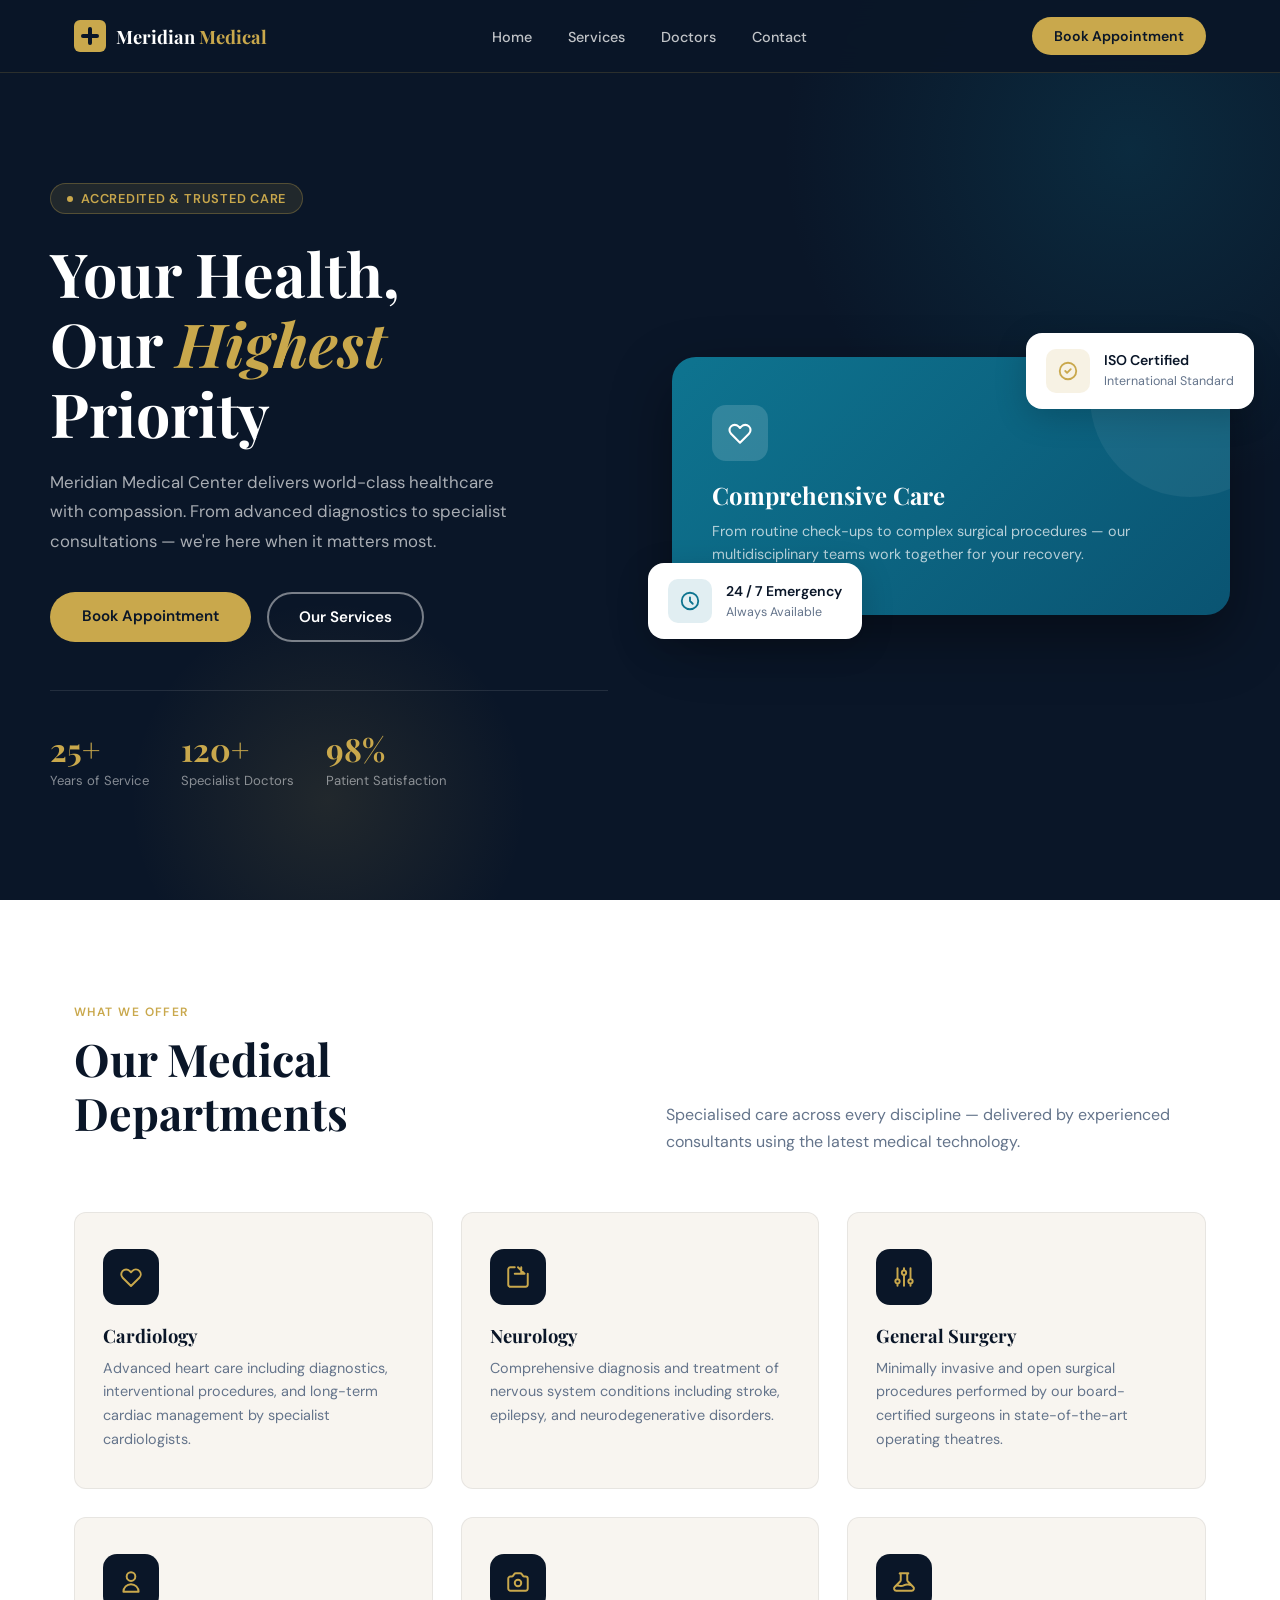
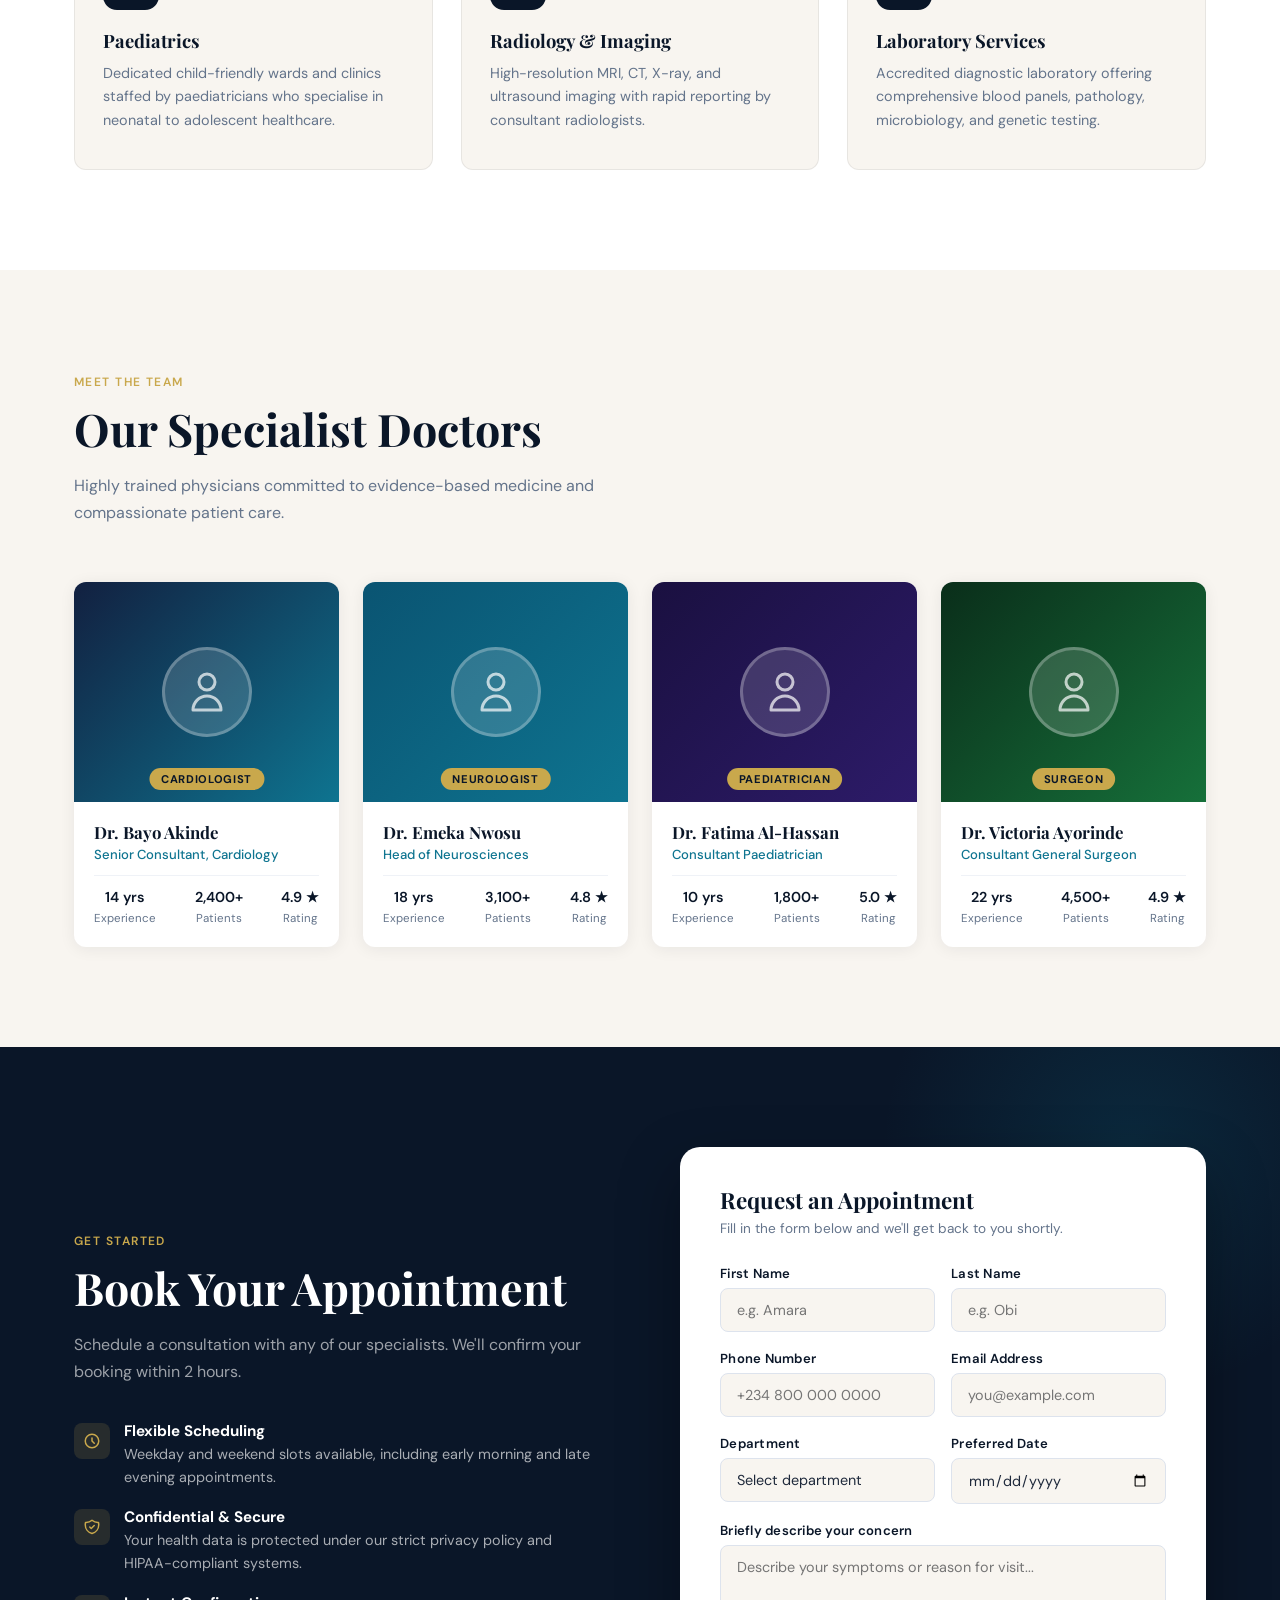
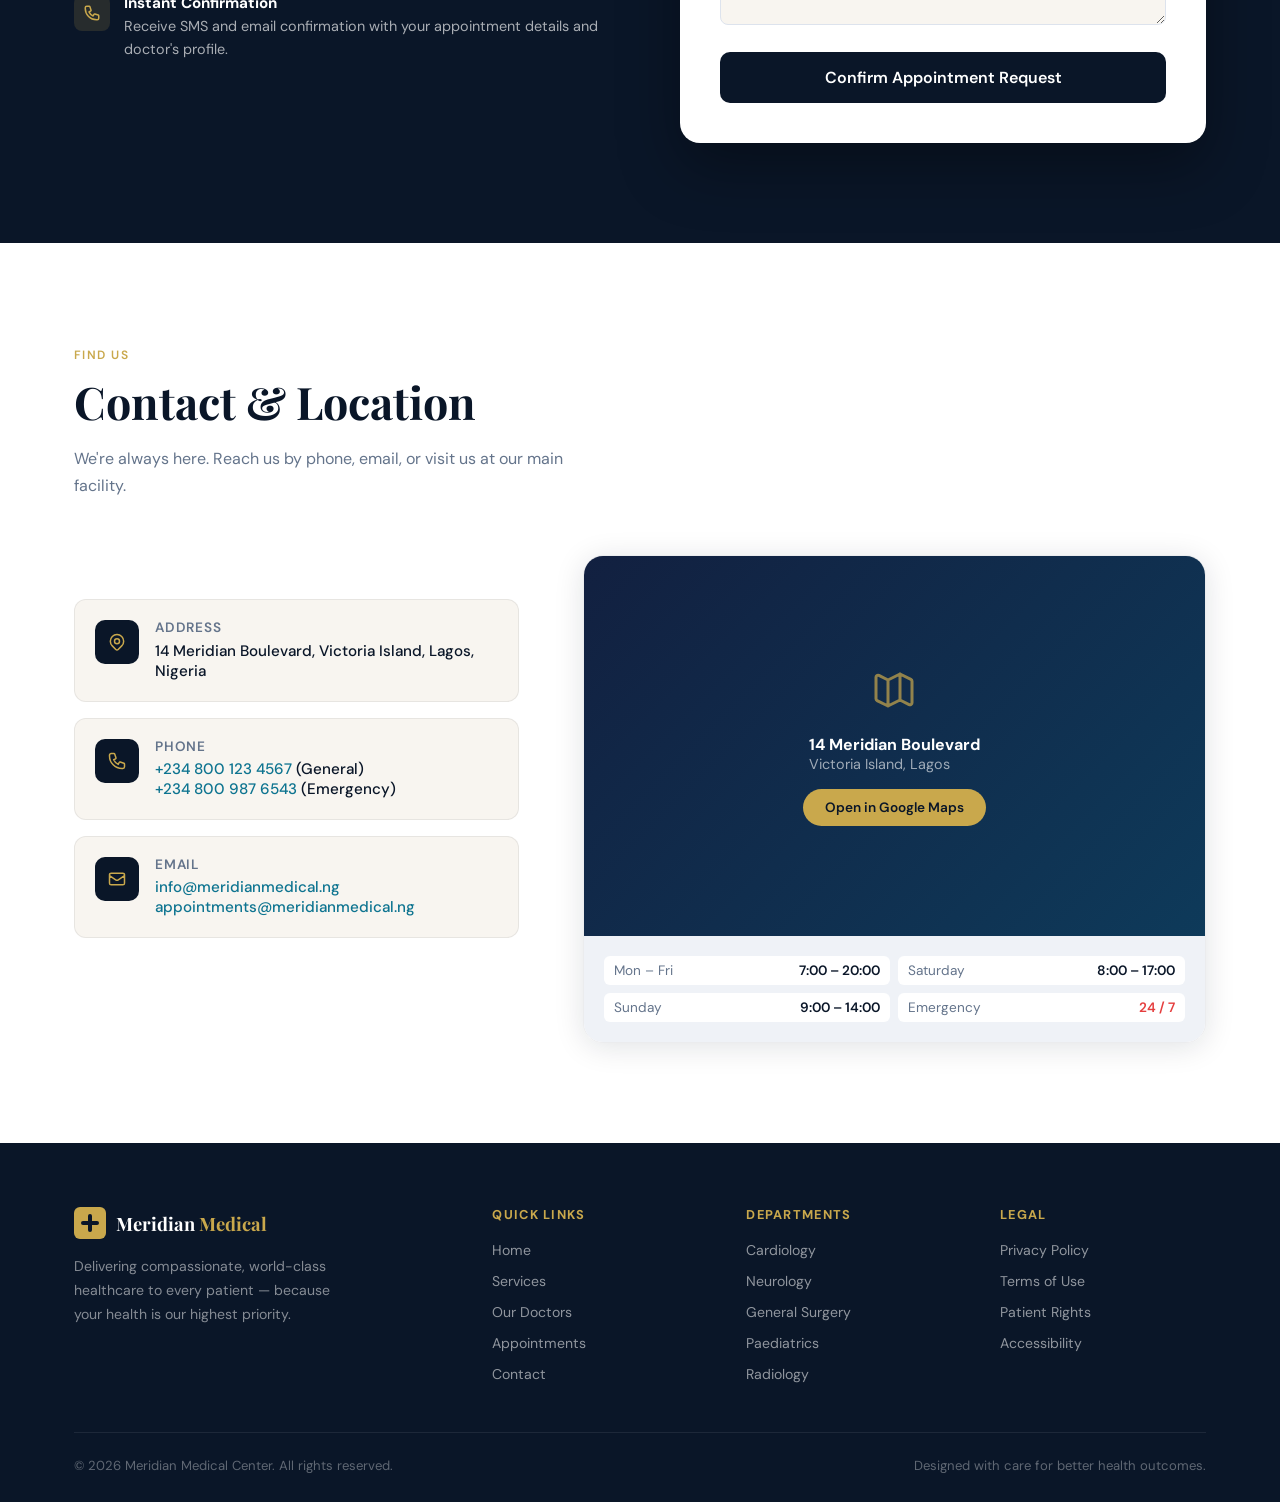
<file: Project 1/Index.html>
<!doctype html>
<html lang="en">
  <head>
    <meta charset="UTF-8" />
    <meta name="viewport" content="width=device-width, initial-scale=1.0" />
    <title>Meridian Medical Center</title>
    <link rel="preconnect" href="https://fonts.googleapis.com" />
    <link rel="preconnect" href="https://fonts.gstatic.com" crossorigin />
    <link
      href="https://fonts.googleapis.com/css2?family=Playfair+Display:wght@400;600;700&family=DM+Sans:wght@300;400;500;600&display=swap"
      rel="stylesheet"
    />
    <style>
      /* ─── RESET & BASE ─── */
      *,
      *::before,
      *::after {
        box-sizing: border-box;
        margin: 0;
        padding: 0;
      }

      :root {
        --navy: #0a1628;
        --navy2: #122040;
        --teal: #0e7490;
        --teal-lt: #17a3c4;
        --gold: #c9a84c;
        --gold-lt: #e4c36a;
        --cream: #f8f5f0;
        --gray: #eff2f7;
        --text: #1e293b;
        --muted: #64748b;
        --white: #ffffff;
        --radius: 12px;
        --shadow: 0 4px 30px rgba(10, 22, 40, 0.12);
      }

      html {
        scroll-behavior: smooth;
      }

      body {
        font-family: "DM Sans", sans-serif;
        background: var(--cream);
        color: var(--text);
        overflow-x: hidden;
      }

      h1,
      h2,
      h3,
      h4 {
        font-family: "Playfair Display", serif;
        line-height: 1.2;
      }

      img {
        display: block;
        max-width: 100%;
      }
      a {
        text-decoration: none;
        color: inherit;
      }

      /* ─── UTILITIES ─── */
      .container {
        max-width: 1180px;
        margin: 0 auto;
        padding: 0 24px;
      }

      .section-tag {
        display: inline-block;
        font-size: 0.75rem;
        font-weight: 600;
        letter-spacing: 0.12em;
        text-transform: uppercase;
        color: var(--gold);
        margin-bottom: 12px;
      }

      .section-title {
        font-size: clamp(1.8rem, 4vw, 2.8rem);
        color: var(--navy);
        margin-bottom: 16px;
      }

      .section-sub {
        font-size: 1rem;
        color: var(--muted);
        max-width: 540px;
        line-height: 1.7;
      }

      .btn-primary {
        display: inline-block;
        background: var(--gold);
        color: var(--navy);
        font-family: "DM Sans", sans-serif;
        font-weight: 600;
        font-size: 0.95rem;
        padding: 14px 32px;
        border-radius: 50px;
        border: none;
        cursor: pointer;
        transition:
          background 0.25s,
          transform 0.2s,
          box-shadow 0.25s;
      }
      .btn-primary:hover {
        background: var(--gold-lt);
        transform: translateY(-2px);
        box-shadow: 0 8px 24px rgba(201, 168, 76, 0.35);
      }

      .btn-outline {
        display: inline-block;
        background: transparent;
        color: var(--white);
        font-family: "DM Sans", sans-serif;
        font-weight: 600;
        font-size: 0.95rem;
        padding: 13px 30px;
        border-radius: 50px;
        border: 2px solid rgba(255, 255, 255, 0.45);
        cursor: pointer;
        transition:
          border-color 0.25s,
          background 0.25s;
      }
      .btn-outline:hover {
        border-color: var(--white);
        background: rgba(255, 255, 255, 0.1);
      }

      /* fade-in on scroll */
      .reveal {
        opacity: 0;
        transform: translateY(30px);
        transition:
          opacity 0.6s ease,
          transform 0.6s ease;
      }
      .reveal.visible {
        opacity: 1;
        transform: none;
      }

      /* ─── NAVBAR ─── */
      nav {
        position: fixed;
        top: 0;
        left: 0;
        right: 0;
        z-index: 999;
        background: rgba(10, 22, 40, 0.92);
        backdrop-filter: blur(14px);
        -webkit-backdrop-filter: blur(14px);
        border-bottom: 1px solid rgba(201, 168, 76, 0.18);
        transition: box-shadow 0.3s;
      }

      .nav-inner {
        display: flex;
        align-items: center;
        justify-content: space-between;
        height: 72px;
      }

      .nav-logo {
        display: flex;
        align-items: center;
        gap: 10px;
      }

      .nav-logo .cross {
        width: 32px;
        height: 32px;
        background: var(--gold);
        border-radius: 6px;
        position: relative;
        flex-shrink: 0;
      }
      .nav-logo .cross::before,
      .nav-logo .cross::after {
        content: "";
        position: absolute;
        background: var(--navy);
        border-radius: 2px;
      }
      .nav-logo .cross::before {
        width: 4px;
        height: 18px;
        top: 7px;
        left: 14px;
      }
      .nav-logo .cross::after {
        width: 18px;
        height: 4px;
        top: 14px;
        left: 7px;
      }

      .nav-logo span {
        font-family: "Playfair Display", serif;
        font-size: 1.15rem;
        font-weight: 700;
        color: var(--white);
      }
      .nav-logo span em {
        font-style: normal;
        color: var(--gold);
      }

      .nav-links {
        display: flex;
        list-style: none;
        gap: 36px;
      }
      .nav-links a {
        font-size: 0.9rem;
        font-weight: 500;
        color: rgba(255, 255, 255, 0.75);
        transition: color 0.2s;
        position: relative;
      }
      .nav-links a::after {
        content: "";
        position: absolute;
        bottom: -4px;
        left: 0;
        right: 0;
        height: 2px;
        background: var(--gold);
        transform: scaleX(0);
        transition: transform 0.25s;
      }
      .nav-links a:hover {
        color: var(--white);
      }
      .nav-links a:hover::after {
        transform: scaleX(1);
      }

      .nav-cta {
        background: var(--gold);
        color: var(--navy);
        font-weight: 600;
        font-size: 0.88rem;
        padding: 10px 22px;
        border-radius: 50px;
        transition: background 0.25s;
      }
      .nav-cta:hover {
        background: var(--gold-lt);
      }

      /* hamburger */
      .nav-toggle {
        display: none;
        flex-direction: column;
        gap: 5px;
        cursor: pointer;
        background: none;
        border: none;
        padding: 4px;
      }
      .nav-toggle span {
        display: block;
        width: 24px;
        height: 2px;
        background: var(--white);
        border-radius: 2px;
        transition:
          transform 0.3s,
          opacity 0.3s;
      }

      /* mobile menu */
      .nav-mobile {
        display: none;
        flex-direction: column;
        background: var(--navy2);
        padding: 20px 24px 28px;
        gap: 16px;
        border-top: 1px solid rgba(255, 255, 255, 0.08);
      }
      .nav-mobile a {
        color: rgba(255, 255, 255, 0.8);
        font-weight: 500;
        font-size: 1rem;
        padding: 8px 0;
        border-bottom: 1px solid rgba(255, 255, 255, 0.07);
      }
      .nav-mobile.open {
        display: flex;
      }

      /* ─── HERO ─── */
      #home {
        min-height: 100vh;
        background: var(--navy);
        position: relative;
        display: flex;
        align-items: center;
        overflow: hidden;
        padding-top: 72px;
      }

      /* decorative circles */
      #home::before {
        content: "";
        position: absolute;
        width: 700px;
        height: 700px;
        border-radius: 50%;
        background: radial-gradient(
          circle,
          rgba(14, 116, 144, 0.22) 0%,
          transparent 70%
        );
        top: -200px;
        right: -200px;
        pointer-events: none;
      }
      #home::after {
        content: "";
        position: absolute;
        width: 400px;
        height: 400px;
        border-radius: 50%;
        background: radial-gradient(
          circle,
          rgba(201, 168, 76, 0.12) 0%,
          transparent 70%
        );
        bottom: -100px;
        left: 10%;
        pointer-events: none;
      }

      .hero-inner {
        display: grid;
        grid-template-columns: 1fr 1fr;
        align-items: center;
        gap: 64px;
        padding: 80px 0;
        position: relative;
        z-index: 1;
      }

      .hero-badge {
        display: inline-flex;
        align-items: center;
        gap: 8px;
        background: rgba(201, 168, 76, 0.12);
        border: 1px solid rgba(201, 168, 76, 0.3);
        border-radius: 50px;
        padding: 6px 16px;
        font-size: 0.8rem;
        font-weight: 600;
        color: var(--gold);
        letter-spacing: 0.06em;
        text-transform: uppercase;
        margin-bottom: 24px;
      }
      .hero-badge .dot {
        width: 6px;
        height: 6px;
        border-radius: 50%;
        background: var(--gold);
        animation: pulse 1.8s infinite;
      }
      @keyframes pulse {
        0%,
        100% {
          opacity: 1;
          transform: scale(1);
        }
        50% {
          opacity: 0.5;
          transform: scale(1.5);
        }
      }

      .hero-title {
        font-size: clamp(2.4rem, 5vw, 3.8rem);
        color: var(--white);
        line-height: 1.15;
        margin-bottom: 20px;
      }
      .hero-title em {
        font-style: italic;
        color: var(--gold);
      }

      .hero-desc {
        font-size: 1.05rem;
        color: rgba(255, 255, 255, 0.65);
        line-height: 1.75;
        margin-bottom: 36px;
        max-width: 480px;
      }

      .hero-actions {
        display: flex;
        gap: 16px;
        flex-wrap: wrap;
      }

      .hero-stats {
        display: flex;
        gap: 32px;
        margin-top: 48px;
        padding-top: 36px;
        border-top: 1px solid rgba(255, 255, 255, 0.1);
      }
      .stat-num {
        font-family: "Playfair Display", serif;
        font-size: 2rem;
        font-weight: 700;
        color: var(--gold);
      }
      .stat-label {
        font-size: 0.82rem;
        color: rgba(255, 255, 255, 0.5);
        margin-top: 2px;
      }

      /* hero visual */
      .hero-visual {
        position: relative;
      }

      .hero-card-main {
        background: linear-gradient(135deg, var(--teal) 0%, #0a5472 100%);
        border-radius: 24px;
        padding: 48px 40px;
        position: relative;
        overflow: hidden;
        box-shadow: 0 24px 60px rgba(0, 0, 0, 0.4);
      }
      .hero-card-main::before {
        content: "";
        position: absolute;
        width: 200px;
        height: 200px;
        border-radius: 50%;
        background: rgba(255, 255, 255, 0.06);
        top: -60px;
        right: -60px;
      }

      .hero-card-icon {
        width: 56px;
        height: 56px;
        background: rgba(255, 255, 255, 0.15);
        border-radius: 14px;
        display: flex;
        align-items: center;
        justify-content: center;
        margin-bottom: 20px;
      }
      .hero-card-icon svg {
        width: 28px;
        height: 28px;
        color: var(--white);
      }

      .hero-card-main h3 {
        font-family: "Playfair Display", serif;
        font-size: 1.5rem;
        color: var(--white);
        margin-bottom: 10px;
      }
      .hero-card-main p {
        font-size: 0.9rem;
        color: rgba(255, 255, 255, 0.7);
        line-height: 1.65;
      }

      .hero-card-float {
        background: var(--white);
        border-radius: 16px;
        padding: 16px 20px;
        position: absolute;
        display: flex;
        align-items: center;
        gap: 14px;
        box-shadow: 0 8px 32px rgba(0, 0, 0, 0.18);
      }
      .float-top {
        top: -24px;
        right: -24px;
      }
      .float-bottom {
        bottom: -24px;
        left: -24px;
      }
      .float-icon {
        width: 44px;
        height: 44px;
        border-radius: 10px;
        display: flex;
        align-items: center;
        justify-content: center;
        flex-shrink: 0;
      }
      .float-icon.gold {
        background: rgba(201, 168, 76, 0.15);
      }
      .float-icon.teal {
        background: rgba(14, 116, 144, 0.12);
      }
      .float-icon svg {
        width: 22px;
        height: 22px;
      }
      .float-icon.gold svg {
        color: var(--gold);
      }
      .float-icon.teal svg {
        color: var(--teal);
      }
      .float-text strong {
        display: block;
        font-size: 0.88rem;
        font-weight: 600;
        color: var(--navy);
      }
      .float-text span {
        font-size: 0.78rem;
        color: var(--muted);
      }

      /* ─── SERVICES ─── */
      #services {
        padding: 100px 0;
        background: var(--white);
      }

      .services-header {
        display: flex;
        justify-content: space-between;
        align-items: flex-end;
        margin-bottom: 56px;
        gap: 24px;
        flex-wrap: wrap;
      }

      .services-grid {
        display: grid;
        grid-template-columns: repeat(3, 1fr);
        gap: 28px;
      }

      .service-card {
        background: var(--cream);
        border-radius: var(--radius);
        padding: 36px 28px;
        border: 1px solid rgba(10, 22, 40, 0.07);
        transition:
          transform 0.3s,
          box-shadow 0.3s,
          border-color 0.3s;
        position: relative;
        overflow: hidden;
      }
      .service-card::before {
        content: "";
        position: absolute;
        bottom: 0;
        left: 0;
        height: 3px;
        width: 0;
        background: var(--gold);
        transition: width 0.4s ease;
      }
      .service-card:hover {
        transform: translateY(-6px);
        box-shadow: var(--shadow);
        border-color: rgba(201, 168, 76, 0.25);
      }
      .service-card:hover::before {
        width: 100%;
      }

      .service-icon {
        width: 56px;
        height: 56px;
        border-radius: 14px;
        background: var(--navy);
        display: flex;
        align-items: center;
        justify-content: center;
        margin-bottom: 20px;
      }
      .service-icon svg {
        width: 26px;
        height: 26px;
        color: var(--gold);
      }

      .service-card h3 {
        font-family: "Playfair Display", serif;
        font-size: 1.15rem;
        color: var(--navy);
        margin-bottom: 10px;
      }
      .service-card p {
        font-size: 0.9rem;
        color: var(--muted);
        line-height: 1.65;
      }

      /* ─── DOCTORS ─── */
      #doctors {
        padding: 100px 0;
        background: var(--cream);
      }

      .doctors-header {
        margin-bottom: 56px;
      }

      .doctors-grid {
        display: grid;
        grid-template-columns: repeat(4, 1fr);
        gap: 24px;
      }

      .doctor-card {
        background: var(--white);
        border-radius: var(--radius);
        overflow: hidden;
        box-shadow: 0 2px 16px rgba(10, 22, 40, 0.07);
        transition:
          transform 0.3s,
          box-shadow 0.3s;
      }
      .doctor-card:hover {
        transform: translateY(-6px);
        box-shadow: var(--shadow);
      }

      .doctor-img {
        width: 100%;
        height: 220px;
        background: linear-gradient(135deg, var(--navy2) 0%, var(--teal) 100%);
        display: flex;
        align-items: center;
        justify-content: center;
        position: relative;
        overflow: hidden;
      }
      .doctor-img .avatar-circle {
        width: 90px;
        height: 90px;
        border-radius: 50%;
        background: rgba(255, 255, 255, 0.15);
        border: 3px solid rgba(255, 255, 255, 0.25);
        display: flex;
        align-items: center;
        justify-content: center;
      }
      .doctor-img .avatar-circle svg {
        width: 48px;
        height: 48px;
        color: rgba(255, 255, 255, 0.7);
      }
      .doctor-img .specialty-badge {
        position: absolute;
        bottom: 12px;
        left: 50%;
        transform: translateX(-50%);
        background: var(--gold);
        color: var(--navy);
        font-size: 0.7rem;
        font-weight: 700;
        letter-spacing: 0.06em;
        text-transform: uppercase;
        padding: 4px 12px;
        border-radius: 50px;
        white-space: nowrap;
      }

      .doctor-info {
        padding: 20px;
      }
      .doctor-info h3 {
        font-family: "Playfair Display", serif;
        font-size: 1.05rem;
        color: var(--navy);
        margin-bottom: 4px;
      }
      .doctor-info .role {
        font-size: 0.82rem;
        color: var(--teal);
        font-weight: 500;
        margin-bottom: 12px;
      }
      .doctor-info .meta {
        display: flex;
        justify-content: space-between;
        padding-top: 12px;
        border-top: 1px solid var(--gray);
      }
      .meta-item {
        text-align: center;
      }
      .meta-item strong {
        display: block;
        font-size: 0.9rem;
        font-weight: 600;
        color: var(--navy);
      }
      .meta-item span {
        font-size: 0.72rem;
        color: var(--muted);
      }

      /* ─── APPOINTMENT ─── */
      #appointment {
        padding: 100px 0;
        background: var(--navy);
        position: relative;
        overflow: hidden;
      }
      #appointment::before {
        content: "";
        position: absolute;
        width: 500px;
        height: 500px;
        border-radius: 50%;
        background: radial-gradient(
          circle,
          rgba(14, 116, 144, 0.2) 0%,
          transparent 70%
        );
        top: -150px;
        right: -100px;
        pointer-events: none;
      }

      .appt-inner {
        display: grid;
        grid-template-columns: 1fr 1fr;
        gap: 80px;
        align-items: center;
        position: relative;
        z-index: 1;
      }

      .appt-left .section-title {
        color: var(--white);
      }
      .appt-left .section-sub {
        color: rgba(255, 255, 255, 0.6);
      }

      .appt-features {
        margin-top: 36px;
        display: flex;
        flex-direction: column;
        gap: 18px;
      }
      .appt-feature {
        display: flex;
        align-items: flex-start;
        gap: 14px;
      }
      .appt-feature .feat-icon {
        width: 36px;
        height: 36px;
        border-radius: 8px;
        background: rgba(201, 168, 76, 0.15);
        display: flex;
        align-items: center;
        justify-content: center;
        flex-shrink: 0;
        margin-top: 2px;
      }
      .appt-feature .feat-icon svg {
        width: 18px;
        height: 18px;
        color: var(--gold);
      }
      .appt-feature p {
        font-size: 0.9rem;
        color: rgba(255, 255, 255, 0.65);
        line-height: 1.6;
      }
      .appt-feature strong {
        display: block;
        font-size: 0.95rem;
        color: var(--white);
        margin-bottom: 2px;
      }

      /* form */
      .appt-form {
        background: var(--white);
        border-radius: 20px;
        padding: 40px;
        box-shadow: 0 24px 60px rgba(0, 0, 0, 0.35);
      }
      .appt-form h3 {
        font-family: "Playfair Display", serif;
        font-size: 1.4rem;
        color: var(--navy);
        margin-bottom: 6px;
      }
      .appt-form .form-sub {
        font-size: 0.85rem;
        color: var(--muted);
        margin-bottom: 28px;
      }

      .form-row {
        display: grid;
        grid-template-columns: 1fr 1fr;
        gap: 16px;
      }

      .form-group {
        margin-bottom: 18px;
      }
      .form-group label {
        display: block;
        font-size: 0.82rem;
        font-weight: 600;
        color: var(--navy);
        margin-bottom: 6px;
        letter-spacing: 0.02em;
      }
      .form-group input,
      .form-group select,
      .form-group textarea {
        width: 100%;
        padding: 12px 16px;
        border: 1.5px solid #dde3ed;
        border-radius: 8px;
        font-family: "DM Sans", sans-serif;
        font-size: 0.9rem;
        color: var(--text);
        background: var(--cream);
        outline: none;
        transition:
          border-color 0.2s,
          box-shadow 0.2s;
      }
      .form-group input:focus,
      .form-group select:focus,
      .form-group textarea:focus {
        border-color: var(--teal);
        box-shadow: 0 0 0 3px rgba(14, 116, 144, 0.12);
      }
      .form-group textarea {
        resize: vertical;
        min-height: 80px;
      }
      .form-group select {
        appearance: none;
        cursor: pointer;
      }

      .form-submit {
        width: 100%;
        padding: 15px;
        background: var(--navy);
        color: var(--white);
        font-family: "DM Sans", sans-serif;
        font-weight: 600;
        font-size: 1rem;
        border: none;
        border-radius: 10px;
        cursor: pointer;
        transition:
          background 0.25s,
          transform 0.2s;
        margin-top: 4px;
      }
      .form-submit:hover {
        background: var(--teal);
        transform: translateY(-1px);
      }

      /* ─── CONTACT ─── */
      #contact {
        padding: 100px 0;
        background: var(--white);
      }

      .contact-inner {
        display: grid;
        grid-template-columns: 1fr 1.4fr;
        gap: 64px;
        align-items: start;
      }

      .contact-info {
        padding-top: 8px;
      }

      .contact-cards {
        display: flex;
        flex-direction: column;
        gap: 16px;
        margin-top: 36px;
      }
      .contact-card {
        display: flex;
        align-items: flex-start;
        gap: 16px;
        padding: 20px;
        background: var(--cream);
        border-radius: var(--radius);
        border: 1px solid rgba(10, 22, 40, 0.07);
      }
      .contact-card-icon {
        width: 44px;
        height: 44px;
        border-radius: 10px;
        background: var(--navy);
        display: flex;
        align-items: center;
        justify-content: center;
        flex-shrink: 0;
      }
      .contact-card-icon svg {
        width: 20px;
        height: 20px;
        color: var(--gold);
      }
      .contact-card h4 {
        font-family: "DM Sans", sans-serif;
        font-size: 0.85rem;
        font-weight: 600;
        color: var(--muted);
        text-transform: uppercase;
        letter-spacing: 0.06em;
        margin-bottom: 4px;
      }
      .contact-card p {
        font-size: 0.95rem;
        color: var(--navy);
        font-weight: 500;
      }
      .contact-card a {
        color: var(--teal);
      }

      /* map placeholder */
      .map-box {
        border-radius: 20px;
        overflow: hidden;
        box-shadow: var(--shadow);
        border: 1px solid rgba(10, 22, 40, 0.08);
      }
      .map-placeholder {
        width: 100%;
        height: 380px;
        background: linear-gradient(135deg, #122040 0%, #0e3a5a 100%);
        display: flex;
        flex-direction: column;
        align-items: center;
        justify-content: center;
        gap: 16px;
        color: rgba(255, 255, 255, 0.6);
        font-size: 0.9rem;
      }
      .map-placeholder svg {
        width: 48px;
        height: 48px;
        color: var(--gold);
        opacity: 0.7;
      }
      .map-placeholder strong {
        display: block;
        font-size: 1rem;
        color: var(--white);
        margin-top: 4px;
      }

      .hours-grid {
        display: grid;
        grid-template-columns: 1fr 1fr;
        gap: 8px;
        padding: 20px;
        background: var(--gray);
      }
      .hours-item {
        display: flex;
        justify-content: space-between;
        font-size: 0.85rem;
        padding: 6px 10px;
        background: var(--white);
        border-radius: 6px;
      }
      .hours-item .day {
        color: var(--muted);
      }
      .hours-item .time {
        font-weight: 600;
        color: var(--navy);
      }
      .hours-item.emergency .time {
        color: #e53e3e;
      }

      /* ─── FOOTER ─── */
      footer {
        background: var(--navy);
        padding: 64px 0 28px;
      }

      .footer-top {
        display: grid;
        grid-template-columns: 1.8fr 1fr 1fr 1fr;
        gap: 48px;
        margin-bottom: 48px;
      }

      .footer-brand p {
        font-size: 0.88rem;
        color: rgba(255, 255, 255, 0.5);
        line-height: 1.7;
        margin-top: 16px;
        max-width: 280px;
      }

      .footer-col h4 {
        font-family: "DM Sans", sans-serif;
        font-size: 0.8rem;
        font-weight: 700;
        letter-spacing: 0.1em;
        text-transform: uppercase;
        color: var(--gold);
        margin-bottom: 16px;
      }
      .footer-col ul {
        list-style: none;
        display: flex;
        flex-direction: column;
        gap: 10px;
      }
      .footer-col ul a {
        font-size: 0.88rem;
        color: rgba(255, 255, 255, 0.55);
        transition: color 0.2s;
      }
      .footer-col ul a:hover {
        color: var(--white);
      }

      .footer-bottom {
        padding-top: 24px;
        border-top: 1px solid rgba(255, 255, 255, 0.08);
        display: flex;
        justify-content: space-between;
        align-items: center;
        flex-wrap: wrap;
        gap: 12px;
      }
      .footer-bottom p {
        font-size: 0.82rem;
        color: rgba(255, 255, 255, 0.35);
      }
      /* RESPONSIVE */
      @media (max-width: 1024px) {
        .doctors-grid {
          grid-template-columns: repeat(2, 1fr);
        }
        .footer-top {
          grid-template-columns: 1fr 1fr;
          gap: 36px;
        }
      }

      @media (max-width: 768px) {
        .nav-links,
        .nav-cta {
          display: none;
        }
        .nav-toggle {
          display: flex;
        }

        .hero-inner {
          grid-template-columns: 1fr;
          gap: 48px;
          padding: 60px 0;
        }
        .hero-visual {
          display: none;
        }

        .services-grid {
          grid-template-columns: 1fr;
        }
        .services-header {
          flex-direction: column;
          align-items: flex-start;
        }

        .doctors-grid {
          grid-template-columns: repeat(2, 1fr);
        }

        .appt-inner {
          grid-template-columns: 1fr;
          gap: 40px;
        }
        .form-row {
          grid-template-columns: 1fr;
        }

        .contact-inner {
          grid-template-columns: 1fr;
        }

        .footer-top {
          grid-template-columns: 1fr 1fr;
        }
      }
      @media (max-width: 480px) {
        .doctors-grid {
          grid-template-columns: 1fr;
        }
        .hero-stats {
          gap: 20px;
          flex-wrap: wrap;
        }
        .footer-top {
          grid-template-columns: 1fr;
        }
      }
    </style>
  </head>
  <body>
    <!-- ─── NAVBAR ─── -->
    <nav id="navbar">
      <div class="container nav-inner">
        <div class="nav-logo">
          <div class="cross"></div>
          <span>Meridian <em>Medical</em></span>
        </div>
        <ul class="nav-links">
          <li><a href="#home">Home</a></li>
          <li><a href="#services">Services</a></li>
          <li><a href="#doctors">Doctors</a></li>
          <li><a href="#contact">Contact</a></li>
        </ul>
        <a href="#appointment" class="nav-cta">Book Appointment</a>
        <button class="nav-toggle" id="navToggle" aria-label="Open menu">
          <span></span><span></span><span></span>
        </button>
      </div>
      <div class="nav-mobile" id="navMobile">
        <a href="#home">Home</a>
        <a href="#services">Services</a>
        <a href="#doctors">Doctors</a>
        <a href="#appointment">Book Appointment</a>
        <a href="#contact">Contact</a>
      </div>
    </nav>
    <!-- HERO SECTION -->
    <section id="home">
      <div class="container hero-inner">
        <div class="hero-content">
          <div class="hero-badge">
            <span class="dot"></span>
            Accredited & Trusted Care
          </div>
          <h1 class="hero-title">
            Your Health,<br />
            Our <em>Highest</em><br />
            Priority
          </h1>
          <p class="hero-desc">
            Meridian Medical Center delivers world-class healthcare with
            compassion. From advanced diagnostics to specialist consultations —
            we're here when it matters most.
          </p>
          <div class="hero-actions">
            <a href="#appointment" class="btn-primary">Book Appointment</a>
            <a href="#services" class="btn-outline">Our Services</a>
          </div>
          <div class="hero-stats">
            <div>
              <div class="stat-num">25+</div>
              <div class="stat-label">Years of Service</div>
            </div>
            <div>
              <div class="stat-num">120+</div>
              <div class="stat-label">Specialist Doctors</div>
            </div>
            <div>
              <div class="stat-num">98%</div>
              <div class="stat-label">Patient Satisfaction</div>
            </div>
          </div>
        </div>
        <div class="hero-visual">
          <div class="hero-card-main">
            <div class="hero-card-icon">
              <!-- Heart icon -->
              <svg
                xmlns="http://www.w3.org/2000/svg"
                fill="none"
                viewBox="0 0 24 24"
                stroke="currentColor"
                stroke-width="1.8"
              >
                <path
                  stroke-linecap="round"
                  stroke-linejoin="round"
                  d="M4.318 6.318a4.5 4.5 0 000 6.364L12 20.364l7.682-7.682a4.5 4.5 0 00-6.364-6.364L12 7.636l-1.318-1.318a4.5 4.5 0 00-6.364 0z"
                />
              </svg>
            </div>
            <h3>Comprehensive Care</h3>
            <p>
              From routine check-ups to complex surgical procedures — our
              multidisciplinary teams work together for your recovery.
            </p>
          </div>
          <div class="hero-card-float float-top">
            <div class="float-icon gold">
              <svg
                xmlns="http://www.w3.org/2000/svg"
                fill="none"
                viewBox="0 0 24 24"
                stroke="currentColor"
                stroke-width="2"
              >
                <path
                  stroke-linecap="round"
                  stroke-linejoin="round"
                  d="M9 12l2 2 4-4m6 2a9 9 0 11-18 0 9 9 0 0118 0z"
                />
              </svg>
            </div>
            <div class="float-text">
              <strong>ISO Certified</strong>
              <span>International Standard</span>
            </div>
          </div>
          <div class="hero-card-float float-bottom">
            <div class="float-icon teal">
              <svg
                xmlns="http://www.w3.org/2000/svg"
                fill="none"
                viewBox="0 0 24 24"
                stroke="currentColor"
                stroke-width="2"
              >
                <path
                  stroke-linecap="round"
                  stroke-linejoin="round"
                  d="M12 8v4l3 3m6-3a9 9 0 11-18 0 9 9 0 0118 0z"
                />
              </svg>
            </div>
            <div class="float-text">
              <strong>24 / 7 Emergency</strong>
              <span>Always Available</span>
            </div>
          </div>
        </div>
      </div>
    </section>
    <!-- SERVICES -->
    <section id="services">
      <div class="container">
        <div class="services-header reveal">
          <div>
            <span class="section-tag">What We Offer</span>
            <h2 class="section-title">Our Medical<br />Departments</h2>
          </div>
          <p class="section-sub">
            Specialised care across every discipline — delivered by experienced
            consultants using the latest medical technology.
          </p>
        </div>
        <div class="services-grid">
          <div class="service-card reveal">
            <div class="service-icon">
              <svg
                xmlns="http://www.w3.org/2000/svg"
                fill="none"
                viewBox="0 0 24 24"
                stroke="currentColor"
                stroke-width="1.8"
              >
                <path
                  stroke-linecap="round"
                  stroke-linejoin="round"
                  d="M4.318 6.318a4.5 4.5 0 000 6.364L12 20.364l7.682-7.682a4.5 4.5 0 00-6.364-6.364L12 7.636l-1.318-1.318a4.5 4.5 0 00-6.364 0z"
                />
              </svg>
            </div>
            <h3>Cardiology</h3>
            <p>
              Advanced heart care including diagnostics, interventional
              procedures, and long-term cardiac management by specialist
              cardiologists.
            </p>
          </div>
          <div class="service-card reveal">
            <div class="service-icon">
              <svg
                xmlns="http://www.w3.org/2000/svg"
                fill="none"
                viewBox="0 0 24 24"
                stroke="currentColor"
                stroke-width="1.8"
              >
                <path
                  stroke-linecap="round"
                  stroke-linejoin="round"
                  d="M9 3H5a2 2 0 00-2 2v14a2 2 0 002 2h14a2 2 0 002-2V9m-9-6l6 6m0 0H9m6 0V3"
                />
              </svg>
            </div>
            <h3>Neurology</h3>
            <p>
              Comprehensive diagnosis and treatment of nervous system conditions
              including stroke, epilepsy, and neurodegenerative disorders.
            </p>
          </div>
          <div class="service-card reveal">
            <div class="service-icon">
              <svg
                xmlns="http://www.w3.org/2000/svg"
                fill="none"
                viewBox="0 0 24 24"
                stroke="currentColor"
                stroke-width="1.8"
              >
                <path
                  stroke-linecap="round"
                  stroke-linejoin="round"
                  d="M12 6V4m0 2a2 2 0 100 4m0-4a2 2 0 110 4m-6 8a2 2 0 100-4m0 4a2 2 0 110-4m0 4v2m0-6V4m6 6v10m6-2a2 2 0 100-4m0 4a2 2 0 110-4m0 4v2m0-6V4"
                />
              </svg>
            </div>
            <h3>General Surgery</h3>
            <p>
              Minimally invasive and open surgical procedures performed by our
              board-certified surgeons in state-of-the-art operating theatres.
            </p>
          </div>
          <div class="service-card reveal">
            <div class="service-icon">
              <svg
                xmlns="http://www.w3.org/2000/svg"
                fill="none"
                viewBox="0 0 24 24"
                stroke="currentColor"
                stroke-width="1.8"
              >
                <path
                  stroke-linecap="round"
                  stroke-linejoin="round"
                  d="M16 7a4 4 0 11-8 0 4 4 0 018 0zM12 14a7 7 0 00-7 7h14a7 7 0 00-7-7z"
                />
              </svg>
            </div>
            <h3>Paediatrics</h3>
            <p>
              Dedicated child-friendly wards and clinics staffed by
              paediatricians who specialise in neonatal to adolescent
              healthcare.
            </p>
          </div>
          <div class="service-card reveal">
            <div class="service-icon">
              <svg
                xmlns="http://www.w3.org/2000/svg"
                fill="none"
                viewBox="0 0 24 24"
                stroke="currentColor"
                stroke-width="1.8"
              >
                <path
                  stroke-linecap="round"
                  stroke-linejoin="round"
                  d="M3 9a2 2 0 012-2h.93a2 2 0 001.664-.89l.812-1.22A2 2 0 0110.07 4h3.86a2 2 0 011.664.89l.812 1.22A2 2 0 0018.07 7H19a2 2 0 012 2v9a2 2 0 01-2 2H5a2 2 0 01-2-2V9z"
                />
                <path
                  stroke-linecap="round"
                  stroke-linejoin="round"
                  d="M15 13a3 3 0 11-6 0 3 3 0 016 0z"
                />
              </svg>
            </div>
            <h3>Radiology & Imaging</h3>
            <p>
              High-resolution MRI, CT, X-ray, and ultrasound imaging with rapid
              reporting by consultant radiologists.
            </p>
          </div>
          <div class="service-card reveal">
            <div class="service-icon">
              <svg
                xmlns="http://www.w3.org/2000/svg"
                fill="none"
                viewBox="0 0 24 24"
                stroke="currentColor"
                stroke-width="1.8"
              >
                <path
                  stroke-linecap="round"
                  stroke-linejoin="round"
                  d="M19.428 15.428a2 2 0 00-1.022-.547l-2.387-.477a6 6 0 00-3.86.517l-.318.158a6 6 0 01-3.86.517L6.05 15.21a2 2 0 00-1.806.547M8 4h8l-1 1v5.172a2 2 0 00.586 1.414l5 5c1.26 1.26.367 3.414-1.415 3.414H4.828c-1.782 0-2.674-2.154-1.414-3.414l5-5A2 2 0 009 10.172V5L8 4z"
                />
              </svg>
            </div>
            <h3>Laboratory Services</h3>
            <p>
              Accredited diagnostic laboratory offering comprehensive blood
              panels, pathology, microbiology, and genetic testing.
            </p>
          </div>
        </div>
      </div>
    </section>
    <!-- DOCTORS -->
    <section id="doctors">
      <div class="container">
        <div class="doctors-header reveal">
          <span class="section-tag">Meet The Team</span>
          <h2 class="section-title">Our Specialist Doctors</h2>
          <p class="section-sub">
            Highly trained physicians committed to evidence-based medicine and
            compassionate patient care.
          </p>
        </div>
        <div class="doctors-grid">
          <div class="doctor-card reveal">
            <div class="doctor-img">
              <div class="avatar-circle">
                <svg
                  xmlns="http://www.w3.org/2000/svg"
                  fill="none"
                  viewBox="0 0 24 24"
                  stroke="currentColor"
                  stroke-width="1.5"
                >
                  <path
                    stroke-linecap="round"
                    stroke-linejoin="round"
                    d="M16 7a4 4 0 11-8 0 4 4 0 018 0zM12 14a7 7 0 00-7 7h14a7 7 0 00-7-7z"
                  />
                </svg>
              </div>
              <span class="specialty-badge">Cardiologist</span>
            </div>
            <div class="doctor-info">
              <h3>Dr. Bayo Akinde</h3>
              <p class="role">Senior Consultant, Cardiology</p>
              <div class="meta">
                <div class="meta-item">
                  <strong>14 yrs</strong><span>Experience</span>
                </div>
                <div class="meta-item">
                  <strong>2,400+</strong><span>Patients</span>
                </div>
                <div class="meta-item">
                  <strong>4.9 ★</strong><span>Rating</span>
                </div>
              </div>
            </div>
          </div>
          <div class="doctor-card reveal">
            <div
              class="doctor-img"
              style="
                background: linear-gradient(135deg, #0a5472 0%, #0e7490 100%);
              "
            >
              <div class="avatar-circle">
                <svg
                  xmlns="http://www.w3.org/2000/svg"
                  fill="none"
                  viewBox="0 0 24 24"
                  stroke="currentColor"
                  stroke-width="1.5"
                >
                  <path
                    stroke-linecap="round"
                    stroke-linejoin="round"
                    d="M16 7a4 4 0 11-8 0 4 4 0 018 0zM12 14a7 7 0 00-7 7h14a7 7 0 00-7-7z"
                  />
                </svg>
              </div>
              <span class="specialty-badge">Neurologist</span>
            </div>
            <div class="doctor-info">
              <h3>Dr. Emeka Nwosu</h3>
              <p class="role">Head of Neurosciences</p>
              <div class="meta">
                <div class="meta-item">
                  <strong>18 yrs</strong><span>Experience</span>
                </div>
                <div class="meta-item">
                  <strong>3,100+</strong><span>Patients</span>
                </div>
                <div class="meta-item">
                  <strong>4.8 ★</strong><span>Rating</span>
                </div>
              </div>
            </div>
          </div>
          <div class="doctor-card reveal">
            <div
              class="doctor-img"
              style="
                background: linear-gradient(135deg, #1a1040 0%, #2d1b69 100%);
              "
            >
              <div class="avatar-circle">
                <svg
                  xmlns="http://www.w3.org/2000/svg"
                  fill="none"
                  viewBox="0 0 24 24"
                  stroke="currentColor"
                  stroke-width="1.5"
                >
                  <path
                    stroke-linecap="round"
                    stroke-linejoin="round"
                    d="M16 7a4 4 0 11-8 0 4 4 0 018 0zM12 14a7 7 0 00-7 7h14a7 7 0 00-7-7z"
                  />
                </svg>
              </div>
              <span class="specialty-badge">Paediatrician</span>
            </div>
            <div class="doctor-info">
              <h3>Dr. Fatima Al-Hassan</h3>
              <p class="role">Consultant Paediatrician</p>
              <div class="meta">
                <div class="meta-item">
                  <strong>10 yrs</strong><span>Experience</span>
                </div>
                <div class="meta-item">
                  <strong>1,800+</strong><span>Patients</span>
                </div>
                <div class="meta-item">
                  <strong>5.0 ★</strong><span>Rating</span>
                </div>
              </div>
            </div>
          </div>
          <div class="doctor-card reveal">
            <div
              class="doctor-img"
              style="
                background: linear-gradient(135deg, #0a2e1a 0%, #16703a 100%);
              "
            >
              <div class="avatar-circle">
                <svg
                  xmlns="http://www.w3.org/2000/svg"
                  fill="none"
                  viewBox="0 0 24 24"
                  stroke="currentColor"
                  stroke-width="1.5"
                >
                  <path
                    stroke-linecap="round"
                    stroke-linejoin="round"
                    d="M16 7a4 4 0 11-8 0 4 4 0 018 0zM12 14a7 7 0 00-7 7h14a7 7 0 00-7-7z"
                  />
                </svg>
              </div>
              <span class="specialty-badge">Surgeon</span>
            </div>
            <div class="doctor-info">
              <h3>Dr. Victoria Ayorinde</h3>
              <p class="role">Consultant General Surgeon</p>
              <div class="meta">
                <div class="meta-item">
                  <strong>22 yrs</strong><span>Experience</span>
                </div>
                <div class="meta-item">
                  <strong>4,500+</strong><span>Patients</span>
                </div>
                <div class="meta-item">
                  <strong>4.9 ★</strong><span>Rating</span>
                </div>
              </div>
            </div>
          </div>
        </div>
      </div>
    </section>
    <!-- APPOINTMENT -->
    <section id="appointment">
      <div class="container appt-inner">
        <div class="appt-left reveal">
          <span class="section-tag">Get Started</span>
          <h2 class="section-title">Book Your Appointment</h2>
          <p class="section-sub">
            Schedule a consultation with any of our specialists. We'll confirm
            your booking within 2 hours.
          </p>
          <div class="appt-features">
            <div class="appt-feature">
              <div class="feat-icon">
                <svg
                  xmlns="http://www.w3.org/2000/svg"
                  fill="none"
                  viewBox="0 0 24 24"
                  stroke="currentColor"
                  stroke-width="2"
                >
                  <path
                    stroke-linecap="round"
                    stroke-linejoin="round"
                    d="M12 8v4l3 3m6-3a9 9 0 11-18 0 9 9 0 0118 0z"
                  />
                </svg>
              </div>
              <div>
                <strong>Flexible Scheduling</strong>
                <p>
                  Weekday and weekend slots available, including early morning
                  and late evening appointments.
                </p>
              </div>
            </div>
            <div class="appt-feature">
              <div class="feat-icon">
                <svg
                  xmlns="http://www.w3.org/2000/svg"
                  fill="none"
                  viewBox="0 0 24 24"
                  stroke="currentColor"
                  stroke-width="2"
                >
                  <path
                    stroke-linecap="round"
                    stroke-linejoin="round"
                    d="M9 12l2 2 4-4m5.618-4.016A11.955 11.955 0 0112 2.944a11.955 11.955 0 01-8.618 3.04A12.02 12.02 0 003 9c0 5.591 3.824 10.29 9 11.622 5.176-1.332 9-6.03 9-11.622 0-1.042-.133-2.052-.382-3.016z"
                  />
                </svg>
              </div>
              <div>
                <strong>Confidential & Secure</strong>
                <p>
                  Your health data is protected under our strict privacy policy
                  and HIPAA-compliant systems.
                </p>
              </div>
            </div>
            <div class="appt-feature">
              <div class="feat-icon">
                <svg
                  xmlns="http://www.w3.org/2000/svg"
                  fill="none"
                  viewBox="0 0 24 24"
                  stroke="currentColor"
                  stroke-width="2"
                >
                  <path
                    stroke-linecap="round"
                    stroke-linejoin="round"
                    d="M3 5a2 2 0 012-2h3.28a1 1 0 01.948.684l1.498 4.493a1 1 0 01-.502 1.21l-2.257 1.13a11.042 11.042 0 005.516 5.516l1.13-2.257a1 1 0 011.21-.502l4.493 1.498a1 1 0 01.684.949V19a2 2 0 01-2 2h-1C9.716 21 3 14.284 3 6V5z"
                  />
                </svg>
              </div>
              <div>
                <strong>Instant Confirmation</strong>
                <p>
                  Receive SMS and email confirmation with your appointment
                  details and doctor's profile.
                </p>
              </div>
            </div>
          </div>
        </div>
        <div class="appt-form reveal">
          <h3>Request an Appointment</h3>
          <p class="form-sub">
            Fill in the form below and we'll get back to you shortly.
          </p>
          <div class="form-row">
            <div class="form-group">
              <label for="fname">First Name</label>
              <input type="text" id="fname" placeholder="e.g. Amara" />
            </div>
            <div class="form-group">
              <label for="lname">Last Name</label>
              <input type="text" id="lname" placeholder="e.g. Obi" />
            </div>
          </div>
          <div class="form-row">
            <div class="form-group">
              <label for="phone">Phone Number</label>
              <input type="tel" id="phone" placeholder="+234 800 000 0000" />
            </div>
            <div class="form-group">
              <label for="email">Email Address</label>
              <input type="email" id="email" placeholder="you@example.com" />
            </div>
          </div>
          <div class="form-row">
            <div class="form-group">
              <label for="department">Department</label>
              <select id="department">
                <option value="" disabled selected>Select department</option>
                <option>Cardiology</option>
                <option>Neurology</option>
                <option>General Surgery</option>
                <option>Paediatrics</option>
                <option>Radiology & Imaging</option>
                <option>Laboratory Services</option>
                <option>General Practice</option>
              </select>
            </div>
            <div class="form-group">
              <label for="date">Preferred Date</label>
              <input type="date" id="date" />
            </div>
          </div>
          <div class="form-group">
            <label for="message">Briefly describe your concern</label>
            <textarea
              id="message"
              placeholder="Describe your symptoms or reason for visit..."
            ></textarea>
          </div>
          <button class="form-submit" onclick="handleBooking(event)">
            Confirm Appointment Request
          </button>
        </div>
      </div>
    </section>
    <!-- CONTACT -->
    <section id="contact">
      <div class="container">
        <div class="reveal" style="margin-bottom: 56px">
          <span class="section-tag">Find Us</span>
          <h2 class="section-title">Contact & Location</h2>
          <p class="section-sub">
            We're always here. Reach us by phone, email, or visit us at our main
            facility.
          </p>
        </div>
        <div class="contact-inner">
          <div class="contact-info reveal">
            <div class="contact-cards">
              <div class="contact-card">
                <div class="contact-card-icon">
                  <svg
                    xmlns="http://www.w3.org/2000/svg"
                    fill="none"
                    viewBox="0 0 24 24"
                    stroke="currentColor"
                    stroke-width="1.8"
                  >
                    <path
                      stroke-linecap="round"
                      stroke-linejoin="round"
                      d="M17.657 16.657L13.414 20.9a1.998 1.998 0 01-2.827 0l-4.244-4.243a8 8 0 1111.314 0z"
                    />
                    <path
                      stroke-linecap="round"
                      stroke-linejoin="round"
                      d="M15 11a3 3 0 11-6 0 3 3 0 016 0z"
                    />
                  </svg>
                </div>
                <div>
                  <h4>Address</h4>
                  <p>14 Meridian Boulevard, Victoria Island, Lagos, Nigeria</p>
                </div>
              </div>

              <div class="contact-card">
                <div class="contact-card-icon">
                  <svg
                    xmlns="http://www.w3.org/2000/svg"
                    fill="none"
                    viewBox="0 0 24 24"
                    stroke="currentColor"
                    stroke-width="1.8"
                  >
                    <path
                      stroke-linecap="round"
                      stroke-linejoin="round"
                      d="M3 5a2 2 0 012-2h3.28a1 1 0 01.948.684l1.498 4.493a1 1 0 01-.502 1.21l-2.257 1.13a11.042 11.042 0 005.516 5.516l1.13-2.257a1 1 0 011.21-.502l4.493 1.498a1 1 0 01.684.949V19a2 2 0 01-2 2h-1C9.716 21 3 14.284 3 6V5z"
                    />
                  </svg>
                </div>
                <div>
                  <h4>Phone</h4>
                  <p>
                    <a href="tel:+2348001234567">+234 800 123 4567</a> (General)
                  </p>
                  <p>
                    <a href="tel:+2348009876543">+234 800 987 6543</a>
                    (Emergency)
                  </p>
                </div>
              </div>
              <div class="contact-card">
                <div class="contact-card-icon">
                  <svg
                    xmlns="http://www.w3.org/2000/svg"
                    fill="none"
                    viewBox="0 0 24 24"
                    stroke="currentColor"
                    stroke-width="1.8"
                  >
                    <path
                      stroke-linecap="round"
                      stroke-linejoin="round"
                      d="M3 8l7.89 5.26a2 2 0 002.22 0L21 8M5 19h14a2 2 0 002-2V7a2 2 0 00-2-2H5a2 2 0 00-2 2v10a2 2 0 002 2z"
                    />
                  </svg>
                </div>
                <div>
                  <h4>Email</h4>
                  <p>
                    <a href="mailto:info@meridianmedical.ng"
                      >info@meridianmedical.ng</a
                    >
                  </p>
                  <p>
                    <a href="mailto:appointments@meridianmedical.ng"
                      >appointments@meridianmedical.ng</a
                    >
                  </p>
                </div>
              </div>
            </div>
          </div>
          <div class="map-box reveal">
            <div class="map-placeholder">
              <svg
                xmlns="http://www.w3.org/2000/svg"
                fill="none"
                viewBox="0 0 24 24"
                stroke="currentColor"
                stroke-width="1.5"
              >
                <path
                  stroke-linecap="round"
                  stroke-linejoin="round"
                  d="M9 20l-5.447-2.724A1 1 0 013 16.382V5.618a1 1 0 011.447-.894L9 7m0 13l6-3m-6 3V7m6 10l4.553 2.276A1 1 0 0021 18.382V7.618a1 1 0 00-.553-.894L15 4m0 13V4m0 0L9 7"
                />
              </svg>
              <div>
                <strong>14 Meridian Boulevard</strong>
                Victoria Island, Lagos
              </div>
              <a
                href="https://maps.google.com"
                target="_blank"
                class="btn-primary"
                style="font-size: 0.85rem; padding: 10px 22px"
              >
                Open in Google Maps
              </a>
            </div>
            <div class="hours-grid">
              <div class="hours-item">
                <span class="day">Mon – Fri</span
                ><span class="time">7:00 – 20:00</span>
              </div>
              <div class="hours-item">
                <span class="day">Saturday</span
                ><span class="time">8:00 – 17:00</span>
              </div>
              <div class="hours-item">
                <span class="day">Sunday</span
                ><span class="time">9:00 – 14:00</span>
              </div>
              <div class="hours-item emergency">
                <span class="day">Emergency</span
                ><span class="time">24 / 7</span>
              </div>
            </div>
          </div>
        </div>
      </div>
    </section>
    <!-- FOOTER -->
    <footer>
      <div class="container">
        <div class="footer-top">
          <div class="footer-brand">
            <div class="nav-logo">
              <div class="cross"></div>
              <span>Meridian <em>Medical</em></span>
            </div>
            <p>
              Delivering compassionate, world-class healthcare to every patient
              — because your health is our highest priority.
            </p>
          </div>
          <div class="footer-col">
            <h4>Quick Links</h4>
            <ul>
              <li><a href="#home">Home</a></li>
              <li><a href="#services">Services</a></li>
              <li><a href="#doctors">Our Doctors</a></li>
              <li><a href="#appointment">Appointments</a></li>
              <li><a href="#contact">Contact</a></li>
            </ul>
          </div>
          <div class="footer-col">
            <h4>Departments</h4>
            <ul>
              <li><a href="#services">Cardiology</a></li>
              <li><a href="#services">Neurology</a></li>
              <li><a href="#services">General Surgery</a></li>
              <li><a href="#services">Paediatrics</a></li>
              <li><a href="#services">Radiology</a></li>
            </ul>
          </div>
          <div class="footer-col">
            <h4>Legal</h4>
            <ul>
              <li><a href="#">Privacy Policy</a></li>
              <li><a href="#">Terms of Use</a></li>
              <li><a href="#">Patient Rights</a></li>
              <li><a href="#">Accessibility</a></li>
            </ul>
          </div>
        </div>
        <div class="footer-bottom">
          <p>© 2026 Meridian Medical Center. All rights reserved.</p>
          <p>Designed with care for better health outcomes.</p>
        </div>
      </div>
    </footer>
    <script>
      //   Mobile nav toggle
      const toggle = document.getElementById("navToggle");
      const mobile = document.getElementById("navMobile");
      toggle.addEventListener("click", () => {
        mobile.classList.toggle("open");
      });
      // Close mobile nav on link click
      mobile.querySelectorAll("a").forEach((a) => {
        a.addEventListener("click", () => mobile.classList.remove("open"));
      });
      // Scroll reveal
      const reveals = document.querySelectorAll(".reveal");
      const observer = new IntersectionObserver(
        (entries) => {
          entries.forEach((entry, i) => {
            if (entry.isIntersecting) {
              setTimeout(() => {
                entry.target.classList.add("visible");
              }, 80);
              observer.unobserve(entry.target);
            }
          });
        },
        { threshold: 0.12 },
      );
      reveals.forEach((el) => observer.observe(el));
      // Booking form handler
      function handleBooking(e) {
        e.preventDefault();
        const btn = e.target;
        btn.textContent = "Sending...";
        btn.disabled = true;
        setTimeout(() => {
          btn.textContent = "✓ Request Received!";
          btn.style.background = "#16A34A";
          setTimeout(() => {
            btn.textContent = "Confirm Appointment Request";
            btn.style.background = "";
            btn.disabled = false;
          }, 3000);
        }, 1200);
      }
    </script>
  </body>
</html>
</file>
